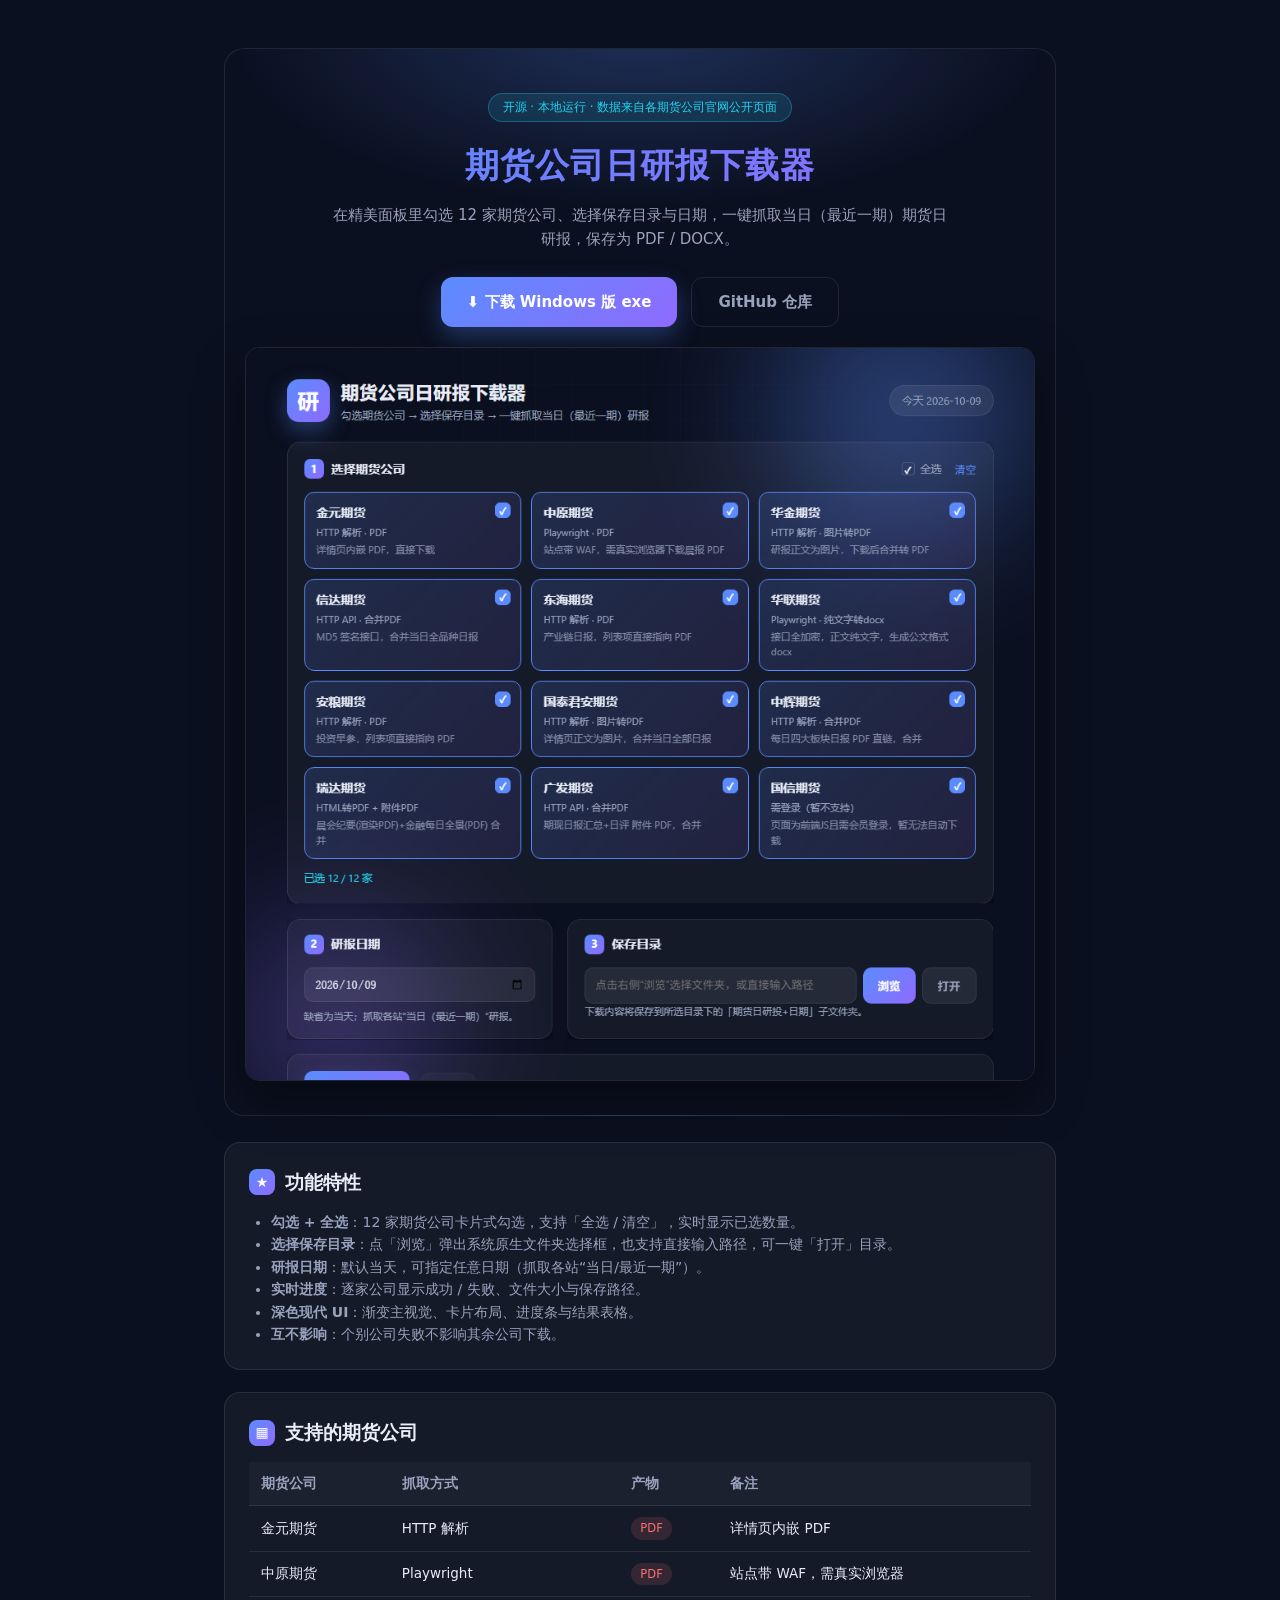
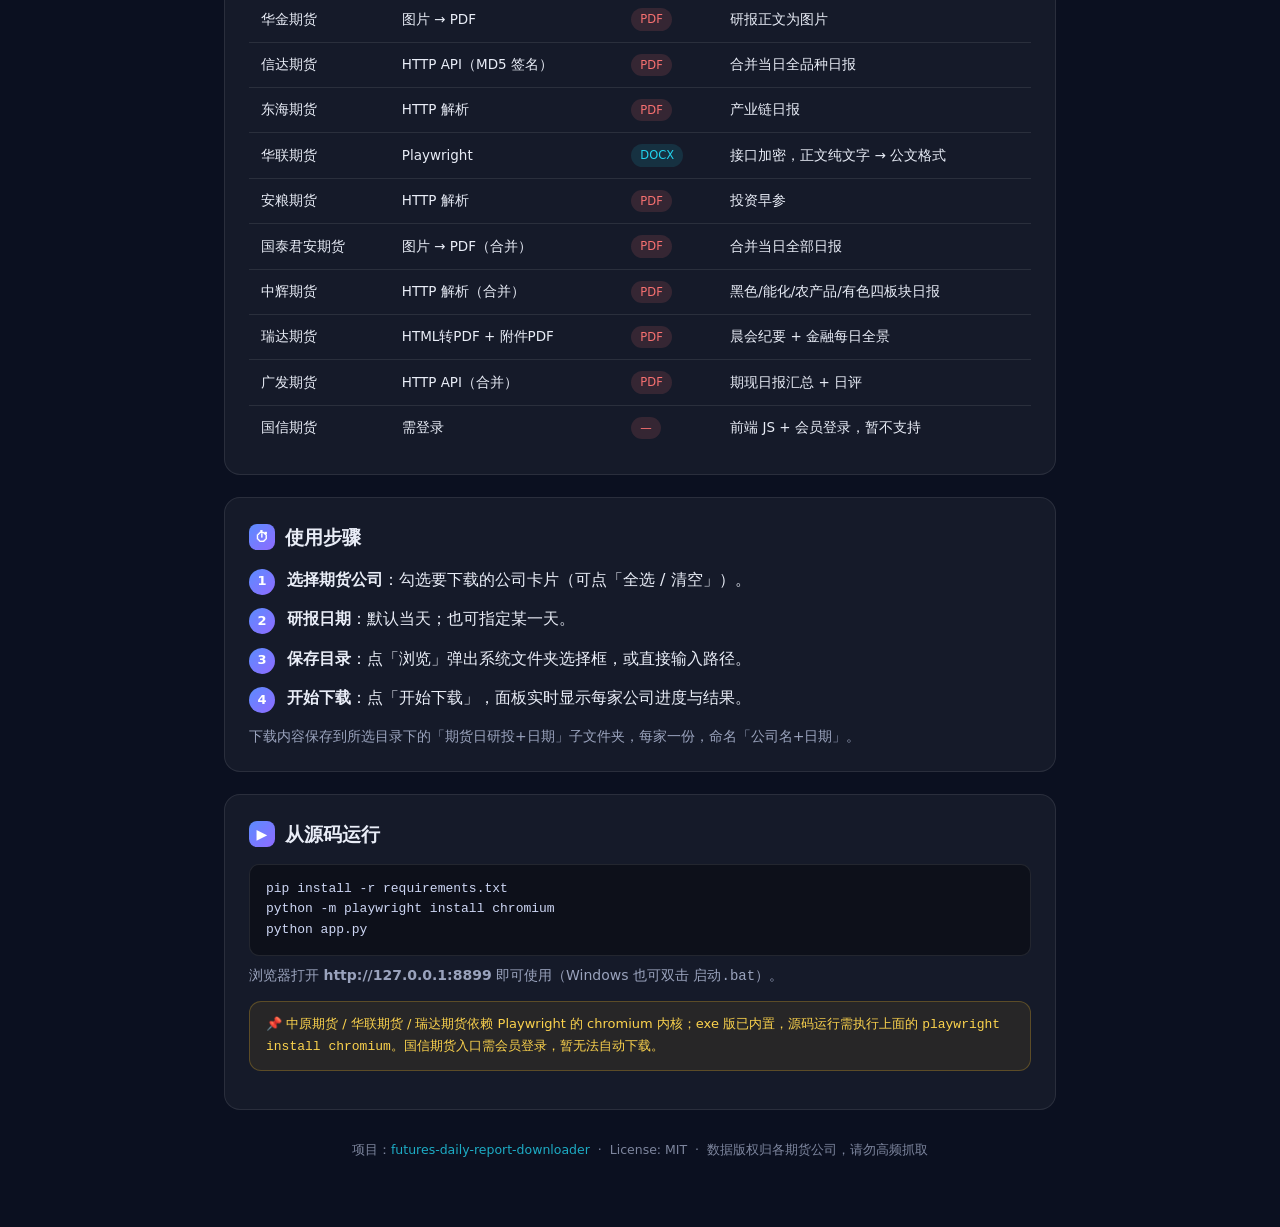
<file: docs/index.html>
<!DOCTYPE html>
<html lang="zh-CN">
<head>
<meta charset="UTF-8">
<meta name="viewport" content="width=device-width, initial-scale=1.0">
<title>期货公司日研报下载器 · GitHub Pages</title>
<style>
  :root{
    --bg:#0b1020; --card:rgba(255,255,255,.045); --border:rgba(255,255,255,.09);
    --text:#e9edf7; --dim:#9aa3bd; --accent:#5b8cff; --accent2:#8f6bff; --cyan:#22d3ee;
    --ok:#34d399; --err:#f87171;
  }
  *{box-sizing:border-box;margin:0;padding:0}
  body{font-family:"Segoe UI","Microsoft YaHei",system-ui,sans-serif;background:var(--bg);color:var(--text);line-height:1.6}
  a{color:var(--cyan);text-decoration:none} a:hover{text-decoration:underline}
  .wrap{max-width:880px;margin:0 auto;padding:48px 24px 70px}

  .hero{text-align:center;padding:44px 20px 34px;background:
    radial-gradient(600px 260px at 50% -20px, rgba(91,140,255,.25), transparent 70%);
    border:1px solid var(--border);border-radius:20px;margin-bottom:26px}
  .badge{display:inline-block;padding:4px 14px;border-radius:999px;font-size:12px;
    background:rgba(34,211,238,.12);color:var(--cyan);border:1px solid rgba(34,211,238,.3);margin-bottom:16px}
  .hero h1{font-size:34px;letter-spacing:1px;background:linear-gradient(90deg,var(--accent),var(--accent2));
    -webkit-background-clip:text;background-clip:text;-webkit-text-fill-color:transparent;margin-bottom:10px}
  .hero p{color:var(--dim);font-size:15px;max-width:620px;margin:0 auto}
  .btns{margin-top:26px;display:flex;gap:14px;justify-content:center;flex-wrap:wrap}
  .btn{display:inline-flex;align-items:center;gap:8px;padding:12px 26px;border-radius:12px;font-weight:600;font-size:15px;transition:.16s}
  .btn.dl{background:linear-gradient(135deg,var(--accent),var(--accent2));color:#fff;box-shadow:0 10px 24px rgba(91,140,255,.3)}
  .btn.dl:hover{transform:translateY(-1px);filter:brightness(1.08)}
  .btn.ghost{border:1px solid var(--border);color:var(--dim)}
  .btn.ghost:hover{color:var(--text);border-color:rgba(255,255,255,.25)}

  .shot{margin:20px auto 0;max-width:820px;border:1px solid var(--border);border-radius:14px;overflow:hidden;box-shadow:0 20px 50px rgba(0,0,0,.4)}
  .shot img{width:100%;display:block}

  .card{background:var(--card);border:1px solid var(--border);border-radius:16px;padding:24px;margin:22px 0}
  .card h2{font-size:19px;margin-bottom:14px;display:flex;align-items:center;gap:10px}
  .card h2 .n{width:26px;height:26px;border-radius:8px;display:inline-grid;place-items:center;font-size:14px;color:#fff;
    background:linear-gradient(135deg,var(--accent),var(--accent2));flex:none}
  .card p, .card li{color:var(--dim);font-size:14px}
  .card ul{padding-left:22px}

  table{width:100%;border-collapse:collapse;font-size:13.5px}
  th,td{text-align:left;padding:11px 12px;border-bottom:1px solid var(--border)}
  th{color:var(--dim);font-weight:600;background:rgba(255,255,255,.03)}
  tr:last-child td{border-bottom:none}
  .tag{display:inline-block;padding:2px 9px;border-radius:999px;font-size:11.5px}
  .tag.pdf{background:rgba(248,113,113,.14);color:var(--err)}
  .tag.docx{background:rgba(34,211,238,.12);color:var(--cyan)}

  .steps{counter-reset:st}
  .step{position:relative;padding-left:38px;margin-bottom:14px}
  .step::before{counter-increment:st;content:counter(st);position:absolute;left:0;top:2px;width:26px;height:26px;border-radius:50%;
    background:linear-gradient(135deg,var(--accent),var(--accent2));color:#fff;display:grid;place-items:center;font-size:13px;font-weight:700}
  .step b{color:var(--text)}
  .code{background:rgba(0,0,0,.35);border:1px solid var(--border);border-radius:10px;padding:14px 16px;font-family:Consolas,monospace;
    font-size:13px;color:#cdd6f4;overflow-x:auto;margin:8px 0}
  .foot{text-align:center;color:var(--dim);font-size:12.5px;margin-top:30px;opacity:.8}
  .warn{background:rgba(251,191,36,.08);border:1px solid rgba(251,191,36,.25);color:#fcd34d;border-radius:12px;padding:12px 16px;font-size:13px;margin:14px 0}
</style>
</head>
<body>
<div class="wrap">

  <div class="hero">
    <span class="badge">开源 · 本地运行 · 数据来自各期货公司官网公开页面</span>
    <h1>期货公司日研报下载器</h1>
    <p>在精美面板里勾选 12 家期货公司、选择保存目录与日期，一键抓取当日（最近一期）期货日研报，保存为 PDF / DOCX。</p>
    <div class="btns">
      <a class="btn dl" href="https://github.com/chenzhuanxin/futures-daily-report-downloader/releases/latest">⬇ 下载 Windows 版 exe</a>
      <a class="btn ghost" href="https://github.com/chenzhuanxin/futures-daily-report-downloader">GitHub 仓库</a>
    </div>
    <div class="shot"><img src="screenshot.png" alt="界面预览"></div>
  </div>

  <div class="card">
    <h2><span class="n">★</span>功能特性</h2>
    <ul>
      <li><b>勾选 + 全选</b>：12 家期货公司卡片式勾选，支持「全选 / 清空」，实时显示已选数量。</li>
      <li><b>选择保存目录</b>：点「浏览」弹出系统原生文件夹选择框，也支持直接输入路径，可一键「打开」目录。</li>
      <li><b>研报日期</b>：默认当天，可指定任意日期（抓取各站“当日/最近一期”）。</li>
      <li><b>实时进度</b>：逐家公司显示成功 / 失败、文件大小与保存路径。</li>
      <li><b>深色现代 UI</b>：渐变主视觉、卡片布局、进度条与结果表格。</li>
      <li><b>互不影响</b>：个别公司失败不影响其余公司下载。</li>
    </ul>
  </div>

  <div class="card">
    <h2><span class="n">▦</span>支持的期货公司</h2>
    <table>
      <thead><tr><th>期货公司</th><th>抓取方式</th><th>产物</th><th>备注</th></tr></thead>
      <tbody>
        <tr><td>金元期货</td><td>HTTP 解析</td><td><span class="tag pdf">PDF</span></td><td>详情页内嵌 PDF</td></tr>
        <tr><td>中原期货</td><td>Playwright</td><td><span class="tag pdf">PDF</span></td><td>站点带 WAF，需真实浏览器</td></tr>
        <tr><td>华金期货</td><td>图片 → PDF</td><td><span class="tag pdf">PDF</span></td><td>研报正文为图片</td></tr>
        <tr><td>信达期货</td><td>HTTP API（MD5 签名）</td><td><span class="tag pdf">PDF</span></td><td>合并当日全品种日报</td></tr>
        <tr><td>东海期货</td><td>HTTP 解析</td><td><span class="tag pdf">PDF</span></td><td>产业链日报</td></tr>
        <tr><td>华联期货</td><td>Playwright</td><td><span class="tag docx">DOCX</span></td><td>接口加密，正文纯文字 → 公文格式</td></tr>
        <tr><td>安粮期货</td><td>HTTP 解析</td><td><span class="tag pdf">PDF</span></td><td>投资早参</td></tr>
        <tr><td>国泰君安期货</td><td>图片 → PDF（合并）</td><td><span class="tag pdf">PDF</span></td><td>合并当日全部日报</td></tr>
        <tr><td>中辉期货</td><td>HTTP 解析（合并）</td><td><span class="tag pdf">PDF</span></td><td>黑色/能化/农产品/有色四板块日报</td></tr>
        <tr><td>瑞达期货</td><td>HTML转PDF + 附件PDF</td><td><span class="tag pdf">PDF</span></td><td>晨会纪要 + 金融每日全景</td></tr>
        <tr><td>广发期货</td><td>HTTP API（合并）</td><td><span class="tag pdf">PDF</span></td><td>期现日报汇总 + 日评</td></tr>
        <tr><td>国信期货</td><td>需登录</td><td><span class="tag pdf">—</span></td><td>前端 JS + 会员登录，暂不支持</td></tr>
      </tbody>
    </table>
  </div>

  <div class="card">
    <h2><span class="n">⏱</span>使用步骤</h2>
    <div class="steps">
      <div class="step"><b>选择期货公司</b>：勾选要下载的公司卡片（可点「全选 / 清空」）。</div>
      <div class="step"><b>研报日期</b>：默认当天；也可指定某一天。</div>
      <div class="step"><b>保存目录</b>：点「浏览」弹出系统文件夹选择框，或直接输入路径。</div>
      <div class="step"><b>开始下载</b>：点「开始下载」，面板实时显示每家公司进度与结果。</div>
    </div>
    <p style="margin-top:10px">下载内容保存到所选目录下的「期货日研投+日期」子文件夹，每家一份，命名「公司名+日期」。</p>
  </div>

  <div class="card">
    <h2><span class="n">▶</span>从源码运行</h2>
    <div class="code">pip install -r requirements.txt<br>python -m playwright install chromium<br>python app.py</div>
    <p>浏览器打开 <b>http://127.0.0.1:8899</b> 即可使用（Windows 也可双击 <code>启动.bat</code>）。</p>
    <div class="warn">📌 中原期货 / 华联期货 / 瑞达期货依赖 Playwright 的 chromium 内核；exe 版已内置，源码运行需执行上面的 <code>playwright install chromium</code>。国信期货入口需会员登录，暂无法自动下载。</div>
  </div>

  <div class="foot">
    项目：<a href="https://github.com/chenzhuanxin/futures-daily-report-downloader">futures-daily-report-downloader</a>
    &nbsp;·&nbsp; License: MIT &nbsp;·&nbsp; 数据版权归各期货公司，请勿高频抓取
  </div>
</div>
</body>
</html>
</file>
